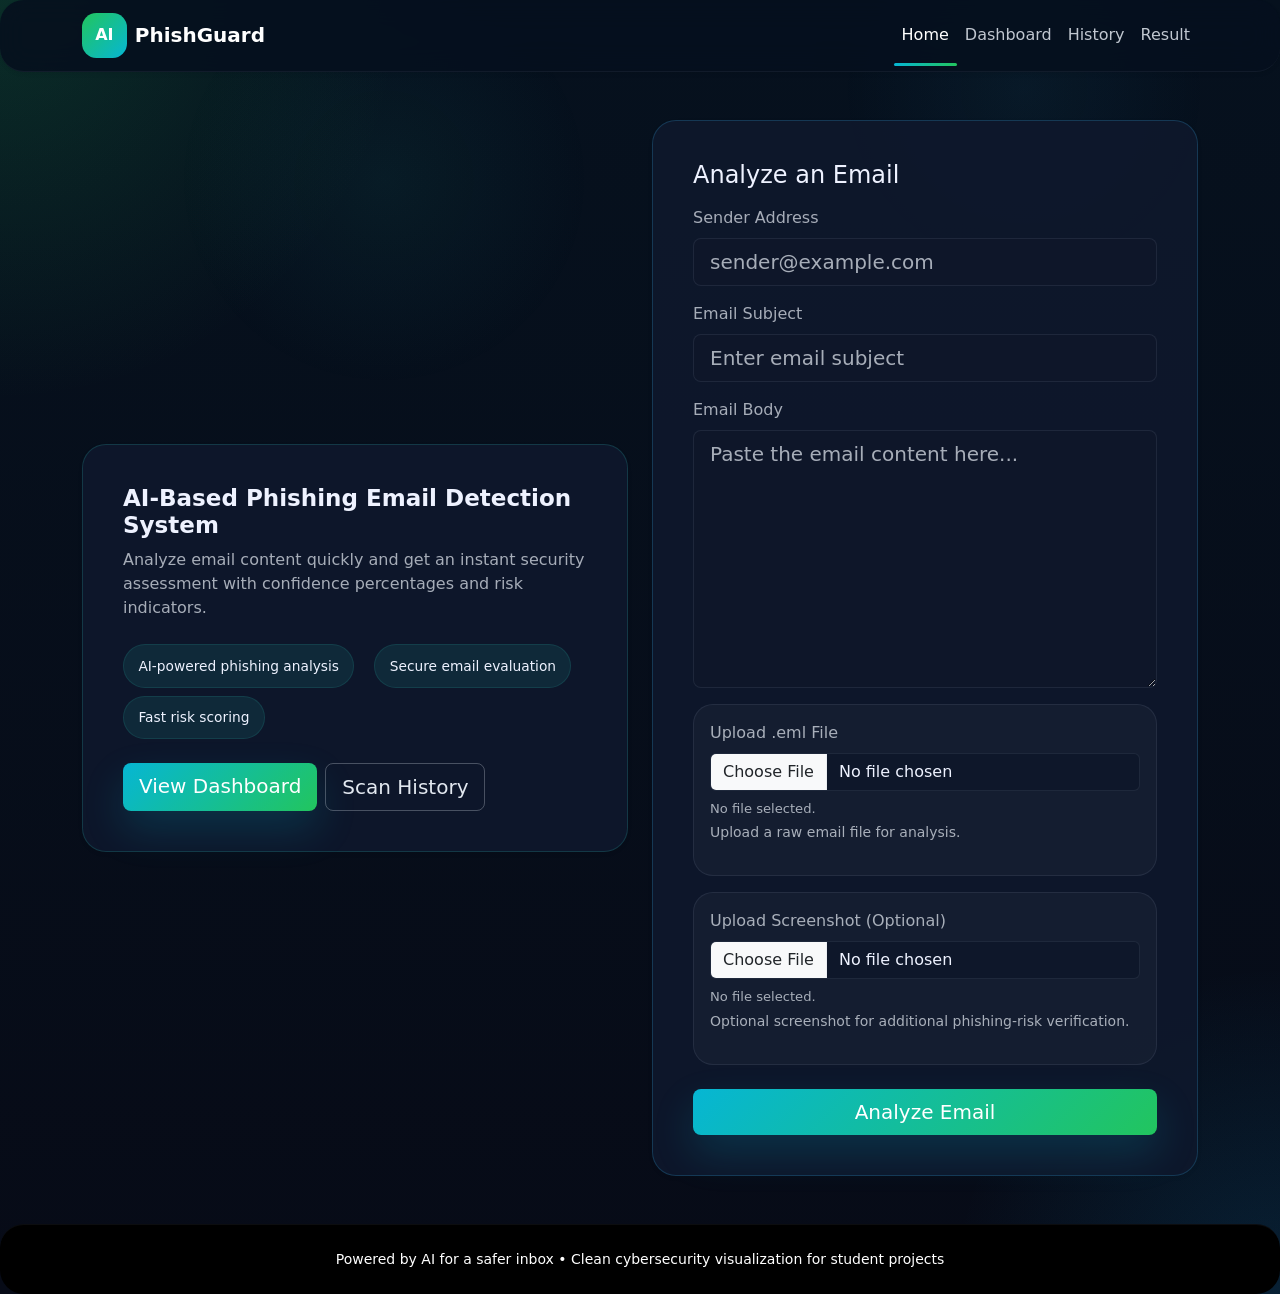
<file: index.html>
<!DOCTYPE html>
<html lang="en">
  <head>
    <meta charset="UTF-8" />
    <meta name="viewport" content="width=device-width, initial-scale=1.0" />
    <title>AI-Based Phishing Email Detection System</title>
    <link rel="stylesheet" href="https://cdn.jsdelivr.net/npm/bootstrap@5.3.3/dist/css/bootstrap.min.css" />
    <link rel="stylesheet" href="static/css/style.css" />
  </head>
  <body data-page="home">
    <header class="navbar navbar-expand-lg navbar-dark bg-dark shadow-sm">
      <div class="container">
        <a class="navbar-brand d-flex align-items-center" href="index.html">
          <span class="brand-mark">AI</span>
          <span class="ms-2">PhishGuard</span>
        </a>
        <button class="navbar-toggler" type="button" data-bs-toggle="collapse" data-bs-target="#navMenu" aria-controls="navMenu" aria-expanded="false" aria-label="Toggle navigation">
          <span class="navbar-toggler-icon"></span>
        </button>
        <div class="collapse navbar-collapse" id="navMenu">
          <ul class="navbar-nav ms-auto">
            <li class="nav-item"><a class="nav-link active" href="index.html">Home</a></li>
            <li class="nav-item"><a class="nav-link" href="dashboard.html">Dashboard</a></li>
            <li class="nav-item"><a class="nav-link" href="history.html">History</a></li>
            <li class="nav-item"><a class="nav-link" href="result.html">Result</a></li>
          </ul>
        </div>
      </div>
    </header>

    <main class="main-content py-5">
      <div class="container">
        <div class="row align-items-center gy-4">
          <div class="col-lg-6">
            <div class="card card-highlight p-4 shadow-sm">
              <div class="card-body">
                <h1 class="display-6 fw-bold section-title">AI-Based Phishing Email Detection System</h1>
                <p class="text-muted">Analyze email content quickly and get an instant security assessment with confidence percentages and risk indicators.</p>
                <div class="mt-4 d-flex flex-wrap gap-2">
                  <span class="feature-pill">AI-powered phishing analysis</span>
                  <span class="feature-pill">Secure email evaluation</span>
                  <span class="feature-pill">Fast risk scoring</span>
                </div>
                <div class="mt-4">
                  <div class="d-flex flex-wrap gap-2">
                    <a class="btn btn-primary btn-lg" href="dashboard.html">View Dashboard</a>
                    <a class="btn btn-outline-light btn-lg" href="history.html">Scan History</a>
                  </div>
                </div>
              </div>
            </div>
          </div>
          <div class="col-lg-6">
            <div class="card p-4 shadow-sm form-card">
              <div class="card-body">
                <h2 class="h4 mb-3">Analyze an Email</h2>
                <form id="emailForm">
                  <div class="mb-3">
                    <label for="sender" class="form-label">Sender Address</label>
                    <input type="email" class="form-control form-control-lg" id="sender" placeholder="sender@example.com" required />
                  </div>
                  <div class="mb-3">
                    <label for="subject" class="form-label">Email Subject</label>
                    <input type="text" class="form-control form-control-lg" id="subject" placeholder="Enter email subject" required />
                  </div>
                  <div class="mb-3">
                    <label for="body" class="form-label">Email Body</label>
                    <textarea class="form-control form-control-lg" id="body" rows="8" placeholder="Paste the email content here..."></textarea>
                  </div>
                  <div class="mb-3 upload-wrapper">
                    <label for="emailFile" class="form-label">Upload .eml File</label>
                    <div class="input-group">
                      <input type="file" class="form-control" id="emailFile" accept=".eml" />
                    </div>
                    <small class="file-status mt-2 d-block" data-for="emailFile">No file selected.</small>
                    <p class="form-text">Upload a raw email file for analysis.</p>
                  </div>
                  <div class="mb-3 upload-wrapper">
                    <label for="screenshotFile" class="form-label">Upload Screenshot (Optional)</label>
                    <div class="input-group">
                      <input type="file" class="form-control" id="screenshotFile" accept=".png,.jpg,.jpeg,.webp,.bmp,.gif" />
                    </div>
                    <small class="file-status mt-2 d-block" data-for="screenshotFile">No file selected.</small>
                    <p class="form-text">Optional screenshot for additional phishing-risk verification.</p>
                  </div>
                  <div class="d-grid gap-2 mt-4">
                    <button type="button" id="analyzeButton" class="btn btn-primary btn-lg">Analyze Email</button>
                  </div>
                  <div id="formStatus" class="alert mt-3" role="alert" hidden></div>
                </form>
              </div>
            </div>
          </div>
        </div>
      </div>
    </main>

    <footer class="footer py-4 bg-black text-white">
      <div class="container text-center small">Powered by AI for a safer inbox • Clean cybersecurity visualization for student projects</div>
    </footer>

    <script src="https://cdn.jsdelivr.net/npm/bootstrap@5.3.3/dist/js/bootstrap.bundle.min.js"></script>
    <script src="static/js/script.js"></script>
  </body>
</html>
</file>
<file: static/css/style.css>
:root {
  color-scheme: dark;
  --bg: #070b17;
  --surface: #0f172a;
  --surface-alt: #12203b;
  --text: #eef2ff;
  --muted: #94a3b8;
  --accent: #2dd4bf;
  --accent-strong: #22c55e;
  --danger: #f87171;
  --warning: #facc15;
  --success: #4ade80;
  --panel: rgba(9, 20, 35, 0.9);
  --border: rgba(148, 163, 184, 0.15);
}

* {
  box-sizing: border-box;
}

html,
body {
  min-height: 100%;
}

body {
  margin: 0;
  font-family: "Inter", system-ui, -apple-system, BlinkMacSystemFont, "Segoe UI", sans-serif;
  background: radial-gradient(circle at top left, rgba(34, 197, 94, 0.16), transparent 22%),
    radial-gradient(circle at bottom right, rgba(14, 165, 233, 0.14), transparent 18%),
    linear-gradient(180deg, #06111e 0%, #070b17 100%);
  color: var(--text);
}

body::before {
  content: "";
  position: fixed;
  inset: 0;
  background: radial-gradient(circle at 30% 20%, rgba(45, 212, 191, 0.06), transparent 18%),
    radial-gradient(circle at 80% 10%, rgba(56, 189, 248, 0.05), transparent 14%);
  pointer-events: none;
  z-index: -1;
}

a {
  color: var(--accent);
  text-decoration: none;
}

a:hover,
.navbar-nav .nav-link:hover {
  color: #a7f3d0;
}

.navbar {
  background: rgba(6, 16, 31, 0.9) !important;
  backdrop-filter: blur(14px);
  border-bottom: 1px solid rgba(148, 163, 184, 0.08);
}

.navbar-brand {
  font-weight: 700;
}

.navbar-nav .nav-link {
  color: rgba(226, 232, 240, 0.85);
  transition: color 180ms ease;
}

.navbar-nav .nav-link.active {
  color: #ffffff;
  position: relative;
}

.navbar-nav .nav-link.active::after {
  content: "";
  position: absolute;
  left: 0;
  right: 0;
  bottom: -0.4rem;
  height: 3px;
  border-radius: 999px;
  background: linear-gradient(90deg, #06b6d4, #22c55e);
}

.brand-mark {
  display: inline-flex;
  align-items: center;
  justify-content: center;
  width: 2.8rem;
  height: 2.8rem;
  border-radius: 0.9rem;
  background: linear-gradient(135deg, #22c55e, #06b6d4);
  font-size: 1rem;
  font-weight: 700;
  color: #fff;
}

.main-content {
  min-height: calc(100vh - 136px);
}

.card,
.card-soft,
.navbar,
footer.footer {
  border-radius: 1.5rem;
}

.card {
  background: var(--panel);
  border: 1px solid var(--border);
  box-shadow: 0 18px 45px rgba(2, 10, 24, 0.15);
}

.card-highlight,
.form-card,
.sidebar-card,
.stat-card,
.metric-card,
.card-soft {
  background: rgba(14, 24, 44, 0.94);
}

.card-highlight {
  border: 1px solid rgba(45, 212, 191, 0.18);
}

.form-card {
  border: 1px solid rgba(56, 189, 248, 0.2);
}

.result-card {
  border: 1px solid rgba(248, 113, 113, 0.45) !important;
}

.card-soft {
  background: rgba(7, 14, 28, 0.9);
}

.sidebar-card,
.stat-card,
.metric-card,
.card p,
.card h3,
.card h4,
.card h2,
.card h1,
.card span,
.card li {
  color: var(--text);
}

.section-title {
  font-size: clamp(1.4rem, 1.8vw, 2.6rem);
}

.section-subtitle {
  color: var(--muted);
}

.btn-primary {
  background: linear-gradient(135deg, #06b6d4, #22c55e);
  border: none;
  box-shadow: 0 18px 40px rgba(6, 182, 212, 0.18);
}

.btn-primary:hover,
.btn-primary:focus {
  background: linear-gradient(135deg, #22c55e, #06b6d4);
}

.btn-outline-light {
  border-color: rgba(226, 232, 240, 0.28);
  color: #e2e8f0;
}

.btn-outline-light:hover,
.btn-outline-light:focus {
  background: rgba(255, 255, 255, 0.08);
}

footer.footer {
  background: rgba(5, 10, 20, 0.92);
  border-top: 1px solid rgba(148, 163, 184, 0.08);
}

.upload-wrapper {
  background: rgba(255, 255, 255, 0.03);
  padding: 1rem;
  border-radius: 1.25rem;
  border: 1px solid rgba(148, 163, 184, 0.12);
}

.file-status {
  font-size: 0.82rem;
  color: rgba(226, 232, 240, 0.72);
}

.file-status.text-success {
  color: #4ade80;
}

input,
textarea,
select,
.form-control,
.form-control:focus {
  background: rgba(15, 23, 42, 0.96);
  border: 1px solid rgba(148, 163, 184, 0.12);
  color: var(--text);
}

.form-control::placeholder,
.form-label,
.form-text,
.text-muted {
  color: rgba(226, 232, 240, 0.72) !important;
}

input:focus,
textarea:focus,
select:focus {
  border-color: rgba(45, 212, 191, 0.8);
  box-shadow: 0 0 0 0.25rem rgba(45, 212, 191, 0.14);
}

.table {
  color: var(--text);
}

.table thead th {
  border-bottom: 1px solid rgba(148, 163, 184, 0.16);
  color: rgba(226, 232, 240, 0.82);
}

.table tbody tr {
  border-bottom: 1px solid rgba(148, 163, 184, 0.08);
}

.table tbody tr:hover {
  background: rgba(255, 255, 255, 0.05);
}

.history-table tbody tr:hover {
  background: rgba(255, 255, 255, 0.06);
}

.navbar-nav .nav-link {
  padding: 0.75rem 0.9rem;
}

.indicator-list {
  padding-left: 0;
  margin: 0;
}

.indicator-list li {
  margin-bottom: 1rem;
  padding-left: 1.9rem;
  position: relative;
  color: var(--text);
}

.indicator-list li .dot {
  position: absolute;
  left: 0;
  top: 0.55rem;
  width: 0.85rem;
  height: 0.85rem;
  border-radius: 50%;
}

.highlight-list {
  list-style: none;
  margin: 0;
  padding: 0;
}

.highlight-list li {
  padding: 1rem 0;
  border-bottom: 1px solid rgba(148, 163, 184, 0.08);
}

.highlight-list li:last-child {
  border-bottom: none;
}

.stat-card {
  min-height: 11rem;
  display: flex;
  flex-direction: column;
  justify-content: center;
}

.metric-card {
  background: rgba(15, 23, 42, 0.88);
}

.result-badge {
  min-width: 12rem;
  box-shadow: 0 18px 48px rgba(248, 113, 113, 0.16);
}

.banner-chip,
.feature-pill {
  display: inline-flex;
  gap: 0.5rem;
  align-items: center;
  background: rgba(45, 212, 191, 0.1);
  color: #dbeafe;
  padding: 0.65rem 0.9rem;
  border-radius: 999px;
  font-size: 0.86rem;
  border: 1px solid rgba(45, 212, 191, 0.12);
}

.feature-pill {
  margin-right: 0.75rem;
}

.text-gradient {
  background: linear-gradient(135deg, #38bdf8, #22c55e);
  -webkit-background-clip: text;
  -webkit-text-fill-color: transparent;
}

@media (max-width: 991px) {
  .navbar-nav .nav-link.active::after {
    display: none;
  }
}

@media (max-width: 767px) {
  .main-content {
    padding-top: 2rem;
  }

  .navbar {
    padding-top: 0.75rem;
    padding-bottom: 0.75rem;
  }

  .feature-pill {
    width: 100%;
    justify-content: center;
  }

  .result-summary {
    flex-direction: column;
  }

  .result-badge {
    width: 100%;
  }
}
</file>
